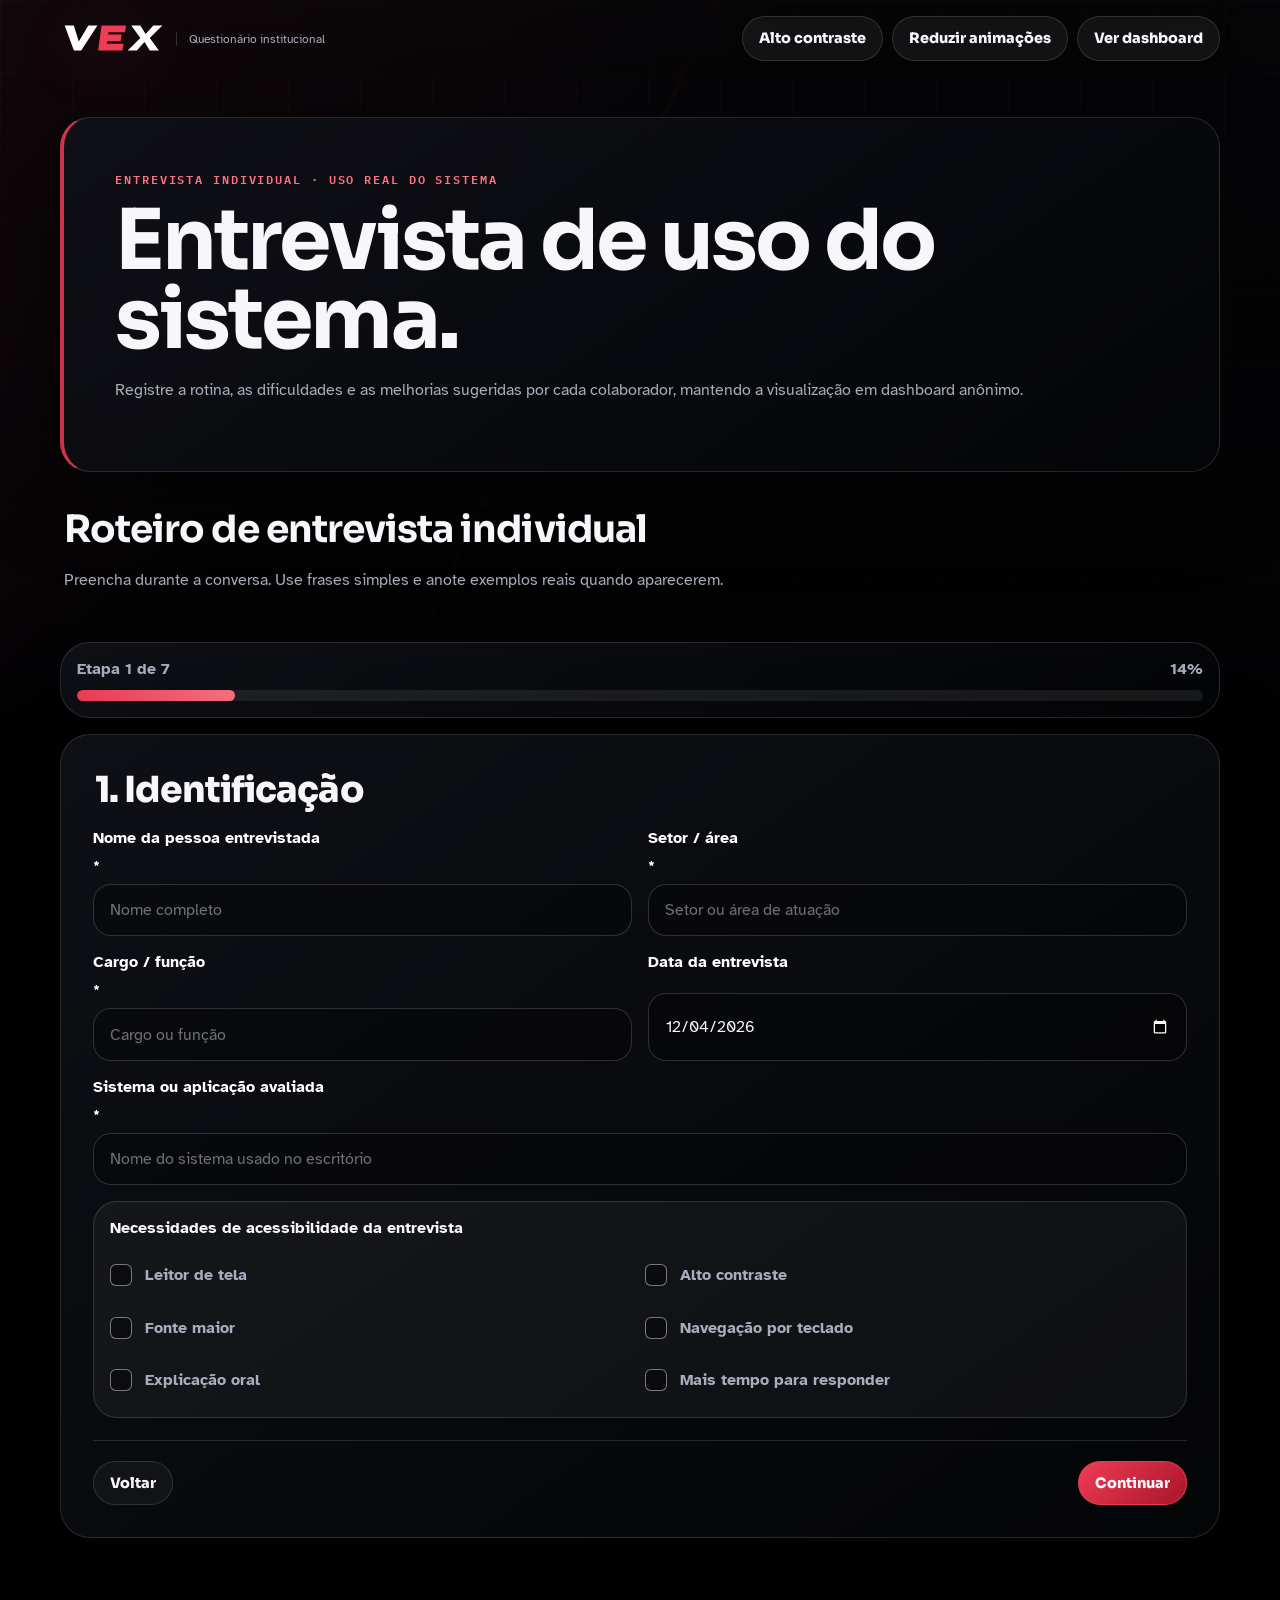
<file: index.html>
<!doctype html>
<html lang="pt-BR">
<head>
  <meta charset="utf-8" />
  <meta name="viewport" content="width=device-width, initial-scale=1" />
  <meta name="theme-color" content="#030305" />
  <title>VEX — Entrevista Individual de Uso do Sistema</title>
  <meta name="description" content="Questionário online acessível para entrevistas individuais sobre uso de sistemas, dificuldades e melhorias." />
  <link rel="preconnect" href="https://fonts.googleapis.com">
  <link rel="preconnect" href="https://fonts.gstatic.com" crossorigin>
  <link href="https://fonts.googleapis.com/css2?family=Atkinson+Hyperlegible:wght@400;700&family=IBM+Plex+Mono:wght@500;600&family=Sora:wght@500;600;700;800&display=swap" rel="stylesheet">
  <link rel="stylesheet" href="styles.css" />
</head>
<body>
  <a class="skip-link" href="#formulario">Pular para o formulário</a>
  <div class="ambient" aria-hidden="true">
    <div class="grid-light"></div>
  </div>

  <header class="topbar" role="banner">
    <a class="brand" href="#inicio" aria-label="VEX, início">
      <img class="brand-logo" src="assets/vex-logo.svg" alt="VEX" />
      <span><small>Questionário institucional</small></span>
    </a>
    <nav class="top-actions" aria-label="Controles de acessibilidade">
      <button class="pill-button" type="button" data-toggle-contrast aria-pressed="false">Alto contraste</button>
      <button class="pill-button" type="button" data-toggle-motion aria-pressed="false">Reduzir animações</button>
      <a class="pill-button link" href="admin.html">Ver dashboard</a>
    </nav>
  </header>

  <main id="inicio" class="site-shell">
    <section class="hero lean" aria-labelledby="hero-title">
      <div class="hero-copy reveal-up">
        <p class="eyebrow">Entrevista individual · uso real do sistema</p>
        <h1 id="hero-title">Entrevista de uso do sistema.</h1>
        <p class="hero-text">Registre a rotina, as dificuldades e as melhorias sugeridas por cada colaborador, mantendo a visualização em dashboard anônimo.</p>
      </div>
    </section>

    <section id="formulario" class="form-section" aria-labelledby="form-title">
      <div class="form-heading reveal-up">
        <h2 id="form-title">Roteiro de entrevista individual</h2>
        <p>Preencha durante a conversa. Use frases simples e anote exemplos reais quando aparecerem.</p>
      </div>

      <div class="progress-wrap" aria-label="Progresso do formulário">
        <div class="progress-meta"><span id="stepLabel">Etapa 1 de 9</span><span id="progressPercent">11%</span></div>
        <div class="progress-track"><span id="progressBar"></span></div>
      </div>

      <div id="liveStatus" class="sr-only" aria-live="polite"></div>
      <div id="formAlert" class="form-alert" role="alert" hidden></div>

      <form id="interviewForm" class="glass-form" novalidate>
        <fieldset class="step active" data-step="1">
          <legend>1. Identificação</legend>
          <div class="field-grid two">
            <label>Nome da pessoa entrevistada <span aria-hidden="true">*</span>
              <input name="respondentName" autocomplete="name" required placeholder="Nome completo" />
            </label>
            <label>Setor / área <span aria-hidden="true">*</span>
              <input name="department" required placeholder="Setor ou área de atuação" />
            </label>
            <label>Cargo / função <span aria-hidden="true">*</span>
              <input name="role" required placeholder="Cargo ou função" />
            </label>
            <label>Data da entrevista
              <input name="interviewDate" type="date" />
            </label>
            <label class="span-2">Sistema ou aplicação avaliada <span aria-hidden="true">*</span>
              <input name="systemName" required placeholder="Nome do sistema usado no escritório" />
            </label>
          </div>
          <div class="assistive-box">
            <strong>Necessidades de acessibilidade da entrevista</strong>
            <div class="check-grid" role="group" aria-label="Necessidades de acessibilidade">
              <label><input type="checkbox" name="accessibilityNeeds" value="Leitor de tela" /> Leitor de tela</label>
              <label><input type="checkbox" name="accessibilityNeeds" value="Alto contraste" /> Alto contraste</label>
              <label><input type="checkbox" name="accessibilityNeeds" value="Fonte maior" /> Fonte maior</label>
              <label><input type="checkbox" name="accessibilityNeeds" value="Navegação por teclado" /> Navegação por teclado</label>
              <label><input type="checkbox" name="accessibilityNeeds" value="Explicação oral" /> Explicação oral</label>
              <label><input type="checkbox" name="accessibilityNeeds" value="Mais tempo para responder" /> Mais tempo para responder</label>
            </div>
          </div>
        </fieldset>

        <fieldset class="step" data-step="2">
          <legend>2. Rotina de uso</legend>
          <label>Com que frequência você usa o sistema? <span aria-hidden="true">*</span>
            <textarea name="usageFrequency" required placeholder="Descreva a frequência de uso"></textarea>
          </label>
          <label>Em quais momentos do dia ou da semana você costuma usar o sistema?
            <textarea name="usageMoments"></textarea>
          </label>
          <label>Quais são as principais tarefas que você faz no sistema? <span aria-hidden="true">*</span>
            <textarea name="mainTasks" required></textarea>
          </label>
          <label>Das tarefas acima, quais são as mais importantes para o seu trabalho?
            <textarea name="importantTasks"></textarea>
          </label>
        </fieldset>

        <fieldset class="step" data-step="3">
          <legend>3. Passo a passo do trabalho</legend>
          <label>Escolha uma tarefa importante e descreva como você faz hoje, passo a passo. <span aria-hidden="true">*</span>
            <textarea name="workflowSteps" required placeholder="1. Abro a tela...&#10;2. Procuro o cliente...&#10;3. Confiro..."></textarea>
          </label>
          <label>Existe alguma parte desse processo que você precisa repetir muitas vezes?
            <textarea name="repetitiveParts"></textarea>
          </label>
          <label>Existe alguma parte que depende de outra pessoa, planilha, mensagem ou controle fora do sistema?
            <textarea name="externalDependencies"></textarea>
          </label>
        </fieldset>

        <fieldset class="step" data-step="4">
          <legend>4. O que funciona bem</legend>
          <label>O que você acha fácil de usar no sistema?
            <textarea name="easyParts"></textarea>
          </label>
          <label>Existe alguma tela, botão, função ou relatório que ajuda bastante no seu trabalho?
            <textarea name="helpfulFeatures"></textarea>
          </label>
          <label>O que você não gostaria que mudasse?
            <textarea name="keepUnchanged"></textarea>
          </label>
        </fieldset>

        <fieldset class="step" data-step="5">
          <legend>5. Dificuldades e pontos de atrito</legend>
          <label>O que você acha confuso, demorado ou difícil no sistema? <span aria-hidden="true">*</span>
            <textarea name="confusingParts" required></textarea>
          </label>
          <label>Existe alguma tela ou etapa em que você costuma ter dúvida?
            <textarea name="doubtPoints"></textarea>
          </label>
          <label>O sistema apresenta erro, lentidão ou comportamento inesperado em algum momento?
            <textarea name="errorsOrSlowness"></textarea>
          </label>
          <label>Quando algo dá errado, como você resolve hoje?
            <textarea name="workaround"></textarea>
          </label>
        </fieldset>

        <fieldset class="step" data-step="6">
          <legend>6. Informações e melhorias</legend>
          <label>Existe alguma informação que você precisa, mas não encontra facilmente no sistema?
            <textarea name="missingInfo"></textarea>
          </label>
          <label>Existe algum relatório, filtro, aviso ou campo que faria falta se não existisse?
            <textarea name="essentialReports"></textarea>
          </label>
          <label>Existe algum relatório, filtro, aviso ou campo que você gostaria que existisse?
            <textarea name="desiredReports"></textarea>
          </label>
          <label>Se você pudesse mudar uma coisa no sistema, o que mudaria primeiro? <span aria-hidden="true">*</span>
            <textarea name="firstChange" required></textarea>
          </label>
        </fieldset>

        <fieldset class="step" data-step="7">
          <legend>7. Melhorias e fechamento</legend>
          <label>Que melhoria economizaria mais tempo no seu trabalho?
            <textarea name="timeSavingImprovement"></textarea>
          </label>
          <label>Que melhoria evitaria erros ou retrabalho?
            <textarea name="reworkReduction"></textarea>
          </label>
          <label>Tem alguma ideia simples que poderia melhorar o uso do sistema?
            <textarea name="simpleIdea"></textarea>
          </label>
          <div class="assistive-box">
            <strong>Na sua opinião, o que é mais urgente?</strong>
            <div class="check-grid" role="group" aria-label="Prioridades urgentes">
              <label><input type="checkbox" name="urgentPriorities" value="Melhorar velocidade" /> Melhorar velocidade</label>
              <label><input type="checkbox" name="urgentPriorities" value="Simplificar telas" /> Simplificar telas</label>
              <label><input type="checkbox" name="urgentPriorities" value="Reduzir etapas repetitivas" /> Reduzir etapas repetitivas</label>
              <label><input type="checkbox" name="urgentPriorities" value="Corrigir erros" /> Corrigir erros</label>
              <label><input type="checkbox" name="urgentPriorities" value="Criar relatórios ou filtros" /> Criar relatórios ou filtros</label>
              <label><input type="checkbox" name="urgentPriorities" value="Melhorar busca de informações" /> Melhorar busca de informações</label>
            </div>
            <label>Outro ponto urgente
              <input name="urgentPriorityOther" placeholder="Descreva se houver outro ponto" />
            </label>
          </div>
          <label>Explique por que esse ponto é importante.
            <textarea name="priorityReason"></textarea>
          </label>

          <div class="assistive-box closing-inline" aria-label="Fechamento da entrevista">
            <strong>Fechamento da entrevista</strong>
          <label>Observações livres da entrevista
            <textarea name="freeNotes" placeholder="Falas importantes, exemplos dados pela pessoa ou observações do entrevistador."></textarea>
          </label>
          <label>Resumo do entrevistador — principais dores identificadas
            <textarea name="interviewerSummaryPain"></textarea>
          </label>
          <label>Resumo do entrevistador — melhorias sugeridas
            <textarea name="interviewerSummaryImprovements"></textarea>
          </label>
          <label>Observações para análise posterior
            <textarea name="interviewerPriority"></textarea>
          </label>
          <label class="consent"><input type="checkbox" name="consent" required /> Confirmo que as respostas podem ser armazenadas para análise interna das melhorias do sistema. <span aria-hidden="true">*</span></label>
          </div>
        </fieldset>

        <div class="form-nav">
          <button class="secondary" type="button" id="prevBtn">Voltar</button>
          <button class="primary" type="button" id="nextBtn">Continuar</button>
          <button class="primary submit" type="submit" id="submitBtn">Salvar entrevista</button>
        </div>
      </form>
    </section>
  </main>

  <dialog id="successDialog" aria-labelledby="successTitle">
    <div class="dialog-card">
      <button class="dialog-close" type="button" aria-label="Fechar mensagem">×</button>
      <p class="eyebrow">Entrevista salva</p>
      <h2 id="successTitle">Resposta organizada com sucesso.</h2>
      <p id="successMessage"></p>
      <div id="qualityBox" class="quality-box"></div>
      <div class="dialog-actions">
        <a class="pill-button link" href="admin.html">Ver dashboard</a>
        <button class="primary" type="button" id="newInterviewBtn">Nova entrevista</button>
      </div>
    </div>
  </dialog>

  <script src="static-store.js" defer></script>
  <script src="app.js" defer></script>
</body>
</html>
</file>
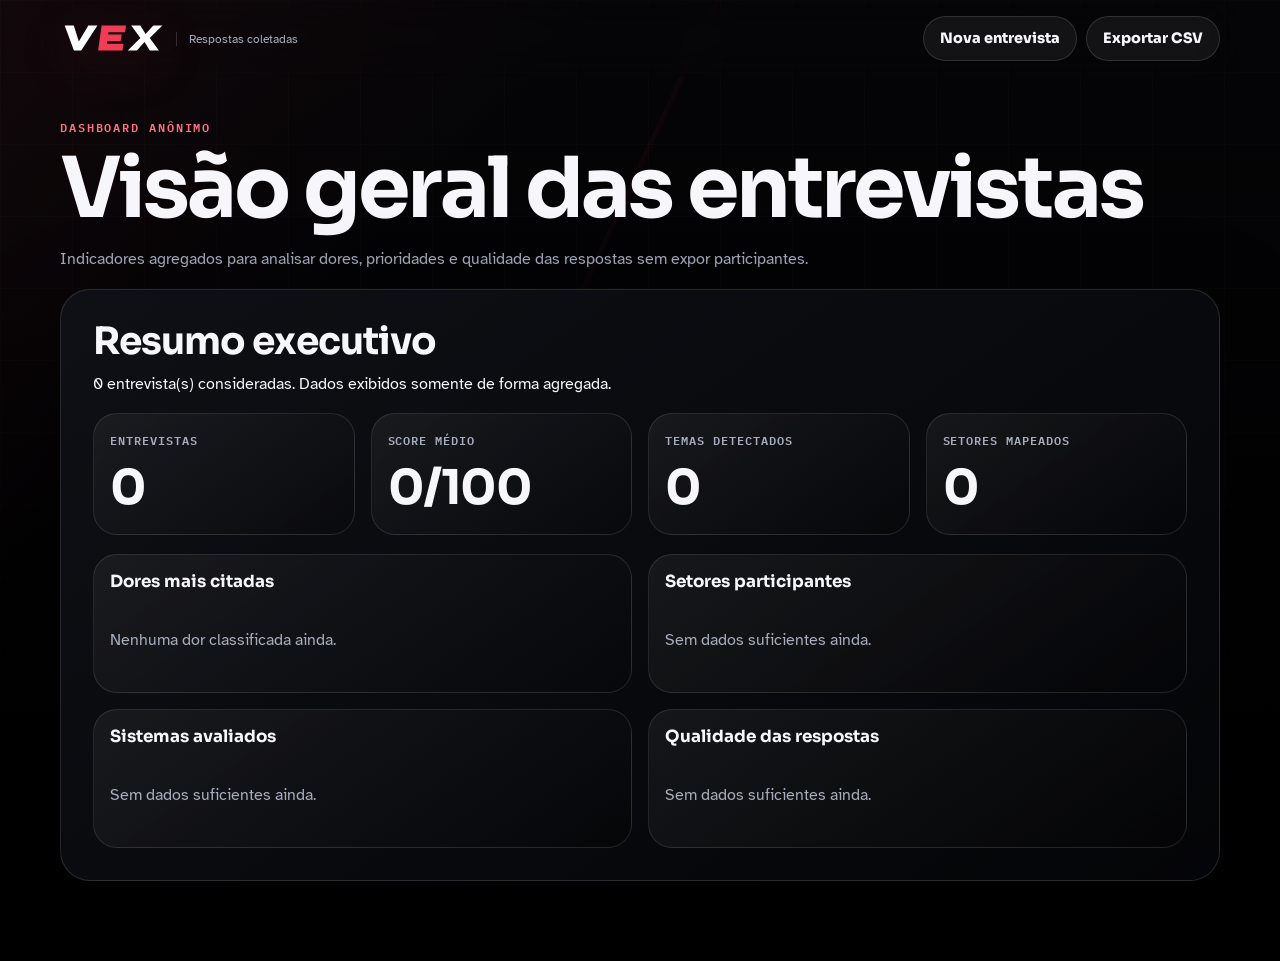
<file: admin.html>
<!doctype html>
<html lang="pt-BR">
<head>
  <meta charset="utf-8" />
  <meta name="viewport" content="width=device-width, initial-scale=1" />
  <title>VEX — Respostas das Entrevistas</title>
  <link rel="preconnect" href="https://fonts.googleapis.com">
  <link rel="preconnect" href="https://fonts.gstatic.com" crossorigin>
  <link href="https://fonts.googleapis.com/css2?family=Atkinson+Hyperlegible:wght@400;700&family=IBM+Plex+Mono:wght@500;600&family=Sora:wght@500;600;700;800&display=swap" rel="stylesheet">
  <link rel="stylesheet" href="styles.css" />
</head>
<body>
  <a class="skip-link" href="#conteudo">Pular para respostas</a>
  <div class="ambient" aria-hidden="true"><div class="grid-light"></div></div>
  <header class="topbar">
    <a class="brand" href="index.html"><img class="brand-logo" src="assets/vex-logo.svg" alt="VEX" /><span><small>Respostas coletadas</small></span></a>
    <nav class="top-actions"><a class="pill-button link" href="index.html">Nova entrevista</a><button class="pill-button" type="button" id="exportCsvBtn">Exportar CSV</button></nav>
  </header>
  <main id="conteudo" class="site-shell admin-shell">
    <section class="hero compact reveal-up">
      <div><p class="eyebrow">Dashboard anônimo</p><h1>Visão geral das entrevistas</h1><p class="hero-text">Indicadores agregados para analisar dores, prioridades e qualidade das respostas sem expor participantes.</p></div>
    </section>
    <section class="glass-form admin-panel" aria-labelledby="adminTitle">
      <h2 id="adminTitle">Resumo executivo</h2>
      <div id="adminStatus" aria-live="polite">Carregando respostas...</div>
      <div class="dashboard-grid" id="metricCards" aria-label="Métricas agregadas"></div>
      <div class="dashboard-columns">
        <article class="dash-card"><h3>Dores mais citadas</h3><div id="tagChart" class="bar-list"></div></article>
        <article class="dash-card"><h3>Setores participantes</h3><div id="departmentChart" class="bar-list"></div></article>
        <article class="dash-card"><h3>Sistemas avaliados</h3><div id="systemChart" class="bar-list"></div></article>
        <article class="dash-card"><h3>Qualidade das respostas</h3><div id="qualityChart" class="bar-list"></div></article>
      </div>
    </section>
  </main>
  <script src="static-store.js" defer></script>
  <script src="admin.js" defer></script>
</body>
</html>
</file>
<file: styles.css>
:root {
  color-scheme: dark;
  --bg: #030305;
  --panel: rgba(15, 17, 25, 0.72);
  --panel-strong: rgba(22, 24, 34, 0.88);
  --text: #f7f7fb;
  --muted: #a7adbd;
  --line: rgba(255,255,255,.13);
  --accent: #ef3d55;
  --accent-2: #ff7284;
  --ok: #57e39f;
  --warn: #ffd166;
  --danger: #ff6b6b;
  --focus: #ffffff;
  --radius-xl: 30px;
  --radius-lg: 22px;
  --shadow: 0 24px 90px rgba(0,0,0,.48);
  --max: 1160px;
  --font-display: "Sora", system-ui, -apple-system, BlinkMacSystemFont, "Segoe UI", sans-serif;
  --font-body: "Atkinson Hyperlegible", system-ui, -apple-system, BlinkMacSystemFont, "Segoe UI", sans-serif;
  --font-mono: "IBM Plex Mono", ui-monospace, SFMono-Regular, Menlo, Consolas, monospace;
  font-family: var(--font-body);
}

* { box-sizing: border-box; }
html { scroll-behavior: smooth; }
body {
  margin: 0;
  min-height: 100vh;
  background:
    linear-gradient(135deg, rgba(239,61,85,.055), transparent 28%),
    linear-gradient(180deg, #050507 0%, #020203 55%, #000 100%);
  color: var(--text);
  overflow-x: hidden;
}
body.reduce-motion *, body.reduce-motion *::before, body.reduce-motion *::after {
  animation-duration: .001ms !important;
  animation-iteration-count: 1 !important;
  transition-duration: .001ms !important;
  scroll-behavior: auto !important;
}
body.high-contrast {
  --bg: #000;
  --panel: #050505;
  --panel-strong: #090909;
  --text: #fff;
  --muted: #e6e6e6;
  --line: #fff;
  --accent: #ff3355;
  --focus: #ffe600;
}

button, input, textarea, select { font: inherit; }
a { color: inherit; }
.skip-link {
  position: fixed;
  top: 12px;
  left: 12px;
  z-index: 100;
  transform: translateY(-150%);
  background: var(--focus);
  color: #000;
  padding: .8rem 1rem;
  border-radius: 999px;
  font-weight: 800;
}
.skip-link:focus { transform: translateY(0); }
:focus-visible {
  outline: 3px solid var(--focus);
  outline-offset: 4px;
  border-radius: 12px;
}
.sr-only {
  position: absolute !important;
  width: 1px; height: 1px;
  padding: 0; margin: -1px;
  overflow: hidden; clip: rect(0, 0, 0, 0);
  white-space: nowrap; border: 0;
}

.ambient { position: fixed; inset: 0; z-index: -1; overflow: hidden; pointer-events: none; }
.grid-light {
  position: absolute; inset: 0;
  background-image:
    linear-gradient(rgba(255,255,255,.026) 1px, transparent 1px),
    linear-gradient(90deg, rgba(255,255,255,.026) 1px, transparent 1px),
    linear-gradient(115deg, transparent 0 42%, rgba(239,61,85,.08) 42.15%, transparent 42.6% 100%);
  background-size: 72px 72px, 72px 72px, 100% 100%;
  mask-image: linear-gradient(to bottom, black 0%, rgba(0,0,0,.78) 45%, transparent 100%);
  opacity: .72;
}

.topbar {
  position: sticky; top: 0; z-index: 20;
  display: flex; justify-content: space-between; align-items: center; gap: 1rem;
  max-width: calc(var(--max) + 2rem); margin: 0 auto; padding: 1rem;
  backdrop-filter: blur(18px);
}
.brand { display: inline-flex; align-items: center; gap: .75rem; text-decoration: none; }
.brand-logo {
  width: 104px;
  height: auto;
  display: block;
  filter: drop-shadow(0 12px 26px rgba(239,61,85,.18));
}
.brand strong { display: block; letter-spacing: .16em; font-family: var(--font-display); }
.brand small { display: block; color: var(--muted); font-size: .72rem; margin-top: .1rem; border-left: 1px solid rgba(255,255,255,.16); padding-left: .75rem; }
.top-actions { display: flex; gap: .55rem; flex-wrap: wrap; justify-content: flex-end; }
.pill-button, .primary, .secondary {
  border: 1px solid var(--line);
  border-radius: 999px;
  padding: .78rem 1rem;
  color: var(--text);
  background: rgba(255,255,255,.06);
  cursor: pointer;
  text-decoration: none;
  font-weight: 800;
  font-family: var(--font-display);
  font-size: .9rem;
  min-height: 44px;
  transition: transform .2s ease, border-color .2s ease, background .2s ease, box-shadow .2s ease;
}
.pill-button:hover, .primary:hover, .secondary:hover { transform: translateY(-2px); border-color: rgba(239,61,85,.7); box-shadow: 0 12px 30px rgba(239,61,85,.12); }
.primary { background: linear-gradient(135deg, var(--accent), #a8142a); border-color: rgba(239,61,85,.9); }
.secondary { background: rgba(255,255,255,.04); }

.site-shell { width: min(var(--max), calc(100% - 2rem)); margin: 0 auto; padding: 2.5rem 0 5rem; }
.hero { display: grid; grid-template-columns: minmax(0, 1.2fr) minmax(300px, .8fr); gap: 1.2rem; align-items: stretch; min-height: 52vh; }
.hero.lean { grid-template-columns: 1fr; min-height: auto; }
.hero.compact { min-height: auto; grid-template-columns: 1fr; }
.hero-copy, .glass-form, .progress-wrap, .admin-panel {
  border: 1px solid var(--line);
  border-radius: var(--radius-xl);
  background: linear-gradient(145deg, rgba(16,18,24,.88), rgba(5,6,9,.78));
  box-shadow: var(--shadow);
  backdrop-filter: blur(22px);
}
.hero-copy { padding: clamp(1.8rem, 5vw, 3.2rem); border-left: 4px solid rgba(239,61,85,.85); }
.eyebrow { color: var(--accent-2); text-transform: uppercase; letter-spacing: .16em; font-size: .74rem; font-weight: 600; margin: 0 0 .8rem; font-family: var(--font-mono); }
h1 { font-family: var(--font-display); font-size: clamp(2.4rem, 7vw, 5.25rem); line-height: .94; margin: 0 0 1rem; letter-spacing: -.035em; }
h2 { font-family: var(--font-display); font-size: clamp(1.55rem, 3vw, 2.35rem); line-height: 1.05; margin: 0 0 .8rem; letter-spacing: -.025em; }
.hero-text, .form-heading p { color: var(--muted); line-height: 1.75; }
.form-section { margin-top: 1.4rem; }
.form-heading { padding: 1rem .25rem; }
.progress-wrap { padding: 1rem; margin: 1rem 0; }
.progress-meta { display: flex; justify-content: space-between; font-weight: 800; color: var(--muted); margin-bottom: .7rem; }
.progress-track { height: 11px; background: rgba(255,255,255,.08); border-radius: 999px; overflow: hidden; }
.progress-track span { display: block; height: 100%; width: 12%; border-radius: inherit; background: linear-gradient(90deg, var(--accent), var(--accent-2)); transition: width .35s ease; }
.form-alert { margin: 1rem 0; padding: 1rem; border-radius: 18px; background: rgba(255,107,107,.12); border: 1px solid rgba(255,107,107,.5); color: #fff; }

.glass-form { padding: clamp(1rem, 3vw, 2rem); }
.step { display: none; border: 0; padding: 0; margin: 0; animation: stepIn .36s ease both; }
.step.active { display: grid; gap: 1rem; }
@keyframes stepIn { from { opacity: 0; transform: translateY(14px); } to { opacity: 1; transform: translateY(0); } }
legend { font-family: var(--font-display); font-size: clamp(1.55rem, 3vw, 2.25rem); font-weight: 800; letter-spacing: -.025em; margin-bottom: 1rem; }
.step-help {
  max-width: 72ch;
  margin: -.35rem 0 .5rem;
  color: var(--muted);
  line-height: 1.65;
}
.field-grid { display: grid; gap: 1rem; }
.field-grid.two { grid-template-columns: repeat(2, minmax(0, 1fr)); }
.span-2 { grid-column: span 2; }
label { display: grid; gap: .5rem; color: #fff; font-weight: 700; }
input:not([type="checkbox"]), textarea {
  width: 100%; border: 1px solid rgba(255,255,255,.16); border-radius: 18px;
  background: rgba(0,0,0,.28); color: var(--text); padding: .95rem 1rem;
  min-height: 48px;
  font-family: var(--font-body);
  font-weight: 400;
  transition: border-color .2s ease, box-shadow .2s ease, background .2s ease;
}
textarea { min-height: 138px; resize: vertical; line-height: 1.55; }
input::placeholder, textarea::placeholder { color: rgba(255,255,255,.42); }
input:not([type="checkbox"]):focus, textarea:focus { border-color: var(--accent); box-shadow: 0 0 0 5px rgba(239,61,85,.14); background: rgba(0,0,0,.42); }
input:not([type="checkbox"])[aria-invalid="true"], textarea[aria-invalid="true"] { border-color: var(--danger); }
.assistive-box { border: 1px solid var(--line); border-radius: 24px; padding: 1rem; background: rgba(255,255,255,.045); display: grid; gap: 1rem; }
.check-grid { display: grid; grid-template-columns: repeat(2, minmax(0, 1fr)); gap: .65rem; }
.check-grid label, .consent {
  font-weight: 700;
  line-height: 1.25;
  color: var(--muted);
  grid-template-columns: 24px 1fr;
  display: grid;
  align-items: center;
  justify-content: start;
  column-gap: .7rem;
  min-height: 42px;
}
input[type="checkbox"] {
  appearance: none;
  -webkit-appearance: none;
  width: 22px;
  height: 22px;
  min-height: 22px;
  margin: 0;
  border: 1.5px solid rgba(255,255,255,.45);
  border-radius: 6px;
  background: rgba(0,0,0,.42);
  display: grid;
  place-content: center;
  transition: background .16s ease, border-color .16s ease, box-shadow .16s ease;
}
input[type="checkbox"]::before {
  content: "";
  width: 11px;
  height: 7px;
  border-left: 2px solid #fff;
  border-bottom: 2px solid #fff;
  transform: rotate(-45deg) scale(0);
  transform-origin: center;
  transition: transform .14s ease;
}
input[type="checkbox"]:checked {
  background: linear-gradient(135deg, var(--accent), #9f1024);
  border-color: rgba(239,61,85,.95);
  box-shadow: 0 0 0 4px rgba(239,61,85,.14);
}
input[type="checkbox"]:checked::before { transform: rotate(-45deg) scale(1); }
input[type="checkbox"]:focus-visible { outline: 3px solid var(--focus); outline-offset: 4px; }
.form-nav { display: flex; justify-content: space-between; gap: 1rem; margin-top: 1.4rem; border-top: 1px solid var(--line); padding-top: 1.2rem; }
.submit { display: none; }

dialog { border: 0; padding: 0; background: transparent; color: var(--text); max-width: min(640px, calc(100% - 2rem)); }
dialog::backdrop { background: rgba(0,0,0,.72); backdrop-filter: blur(10px); }
.dialog-card { border: 1px solid var(--line); border-radius: 30px; background: var(--panel-strong); padding: 2rem; box-shadow: var(--shadow); position: relative; }
.dialog-close { position: absolute; top: 1rem; right: 1rem; width: 44px; height: 44px; border-radius: 999px; border: 1px solid var(--line); background: rgba(255,255,255,.06); color: var(--text); font-size: 1.5rem; cursor: pointer; }
.dialog-actions { display: flex; gap: .8rem; flex-wrap: wrap; margin-top: 1rem; }
.quality-box { display: grid; gap: .45rem; margin-top: 1rem; color: var(--muted); }

.reveal-up { opacity: 0; transform: translateY(22px); animation: revealUp .75s ease forwards; }
.reveal-up:nth-child(2) { animation-delay: .12s; }
@keyframes revealUp { to { opacity: 1; transform: translateY(0); } }

.tag { display: inline-flex; padding: .22rem .5rem; border: 1px solid rgba(239,61,85,.4); border-radius: 999px; margin: .1rem; color: #fff; }
.dashboard-grid { display: grid; grid-template-columns: repeat(4, minmax(0, 1fr)); gap: 1rem; margin: 1.2rem 0; }
.metric-card, .dash-card {
  border: 1px solid rgba(255,255,255,.11);
  border-radius: 24px;
  background: linear-gradient(145deg, rgba(255,255,255,.055), rgba(0,0,0,.18));
  padding: 1rem;
}
.metric-card span { display: block; color: var(--muted); font-size: .78rem; font-weight: 600; text-transform: uppercase; letter-spacing: .08em; font-family: var(--font-mono); }
.metric-card strong { display: block; margin-top: .4rem; font-family: var(--font-display); font-size: clamp(1.8rem, 4vw, 3rem); letter-spacing: -.035em; }
.dashboard-columns { display: grid; grid-template-columns: repeat(2, minmax(0, 1fr)); gap: 1rem; }
.dash-card h3 { margin: 0 0 .8rem; font-size: 1.05rem; font-family: var(--font-display); }
.bar-meta strong { font-family: var(--font-display); }
.bar-list { display: grid; gap: .7rem; }
.bar-row { display: grid; gap: .35rem; }
.bar-meta { display: flex; justify-content: space-between; gap: 1rem; color: var(--muted); font-size: .92rem; }
.bar-track { height: 10px; border-radius: 999px; overflow: hidden; background: rgba(255,255,255,.08); }
.bar-track span { display: block; height: 100%; min-width: 3px; background: linear-gradient(90deg, var(--accent), rgba(239,61,85,.35)); border-radius: inherit; }
.empty-state { color: var(--muted); padding: .6rem 0; }

/* Proteção final de layout: evita qualquer conteúdo saindo das boxes em mobile/desktop. */
img, svg, video, canvas { max-width: 100%; height: auto; }
button, input, textarea, select, label, .pill-button, .primary, .secondary { min-width: 0; }
.hero-copy, .glass-form, .progress-wrap, .admin-panel, .assistive-box, .metric-card, .dash-card, .dialog-card {
  min-width: 0;
  overflow: hidden;
}
.field-grid, .check-grid, .dashboard-grid, .dashboard-columns, .bar-list, .bar-row, .form-nav, .top-actions { min-width: 0; }
.field-grid > *, .check-grid > *, .dashboard-grid > *, .dashboard-columns > *, .dialog-actions > * { min-width: 0; }
input:not([type="checkbox"]), textarea { max-width: 100%; }
.hero-text, .form-heading p, .step-help, label, .check-grid label, .consent, .bar-meta strong, .bar-meta span, .metric-card span, .dash-card h3, .empty-state {
  overflow-wrap: anywhere;
  word-break: normal;
}
.bar-meta { min-width: 0; }

@media (prefers-reduced-motion: reduce) {
  *, *::before, *::after { animation-duration: .001ms !important; transition-duration: .001ms !important; scroll-behavior: auto !important; }
}
@media (max-width: 820px) {
  .topbar, .hero { grid-template-columns: 1fr; }
  .topbar { position: relative; align-items: flex-start; flex-direction: column; }
  .field-grid.two, .check-grid { grid-template-columns: 1fr; }
  .dashboard-grid, .dashboard-columns { grid-template-columns: 1fr; }
  .span-2 { grid-column: auto; }
  .form-nav { flex-direction: column-reverse; }
  .form-nav button { width: 100%; }
  h1 { letter-spacing: -.05em; }
}
</file>
